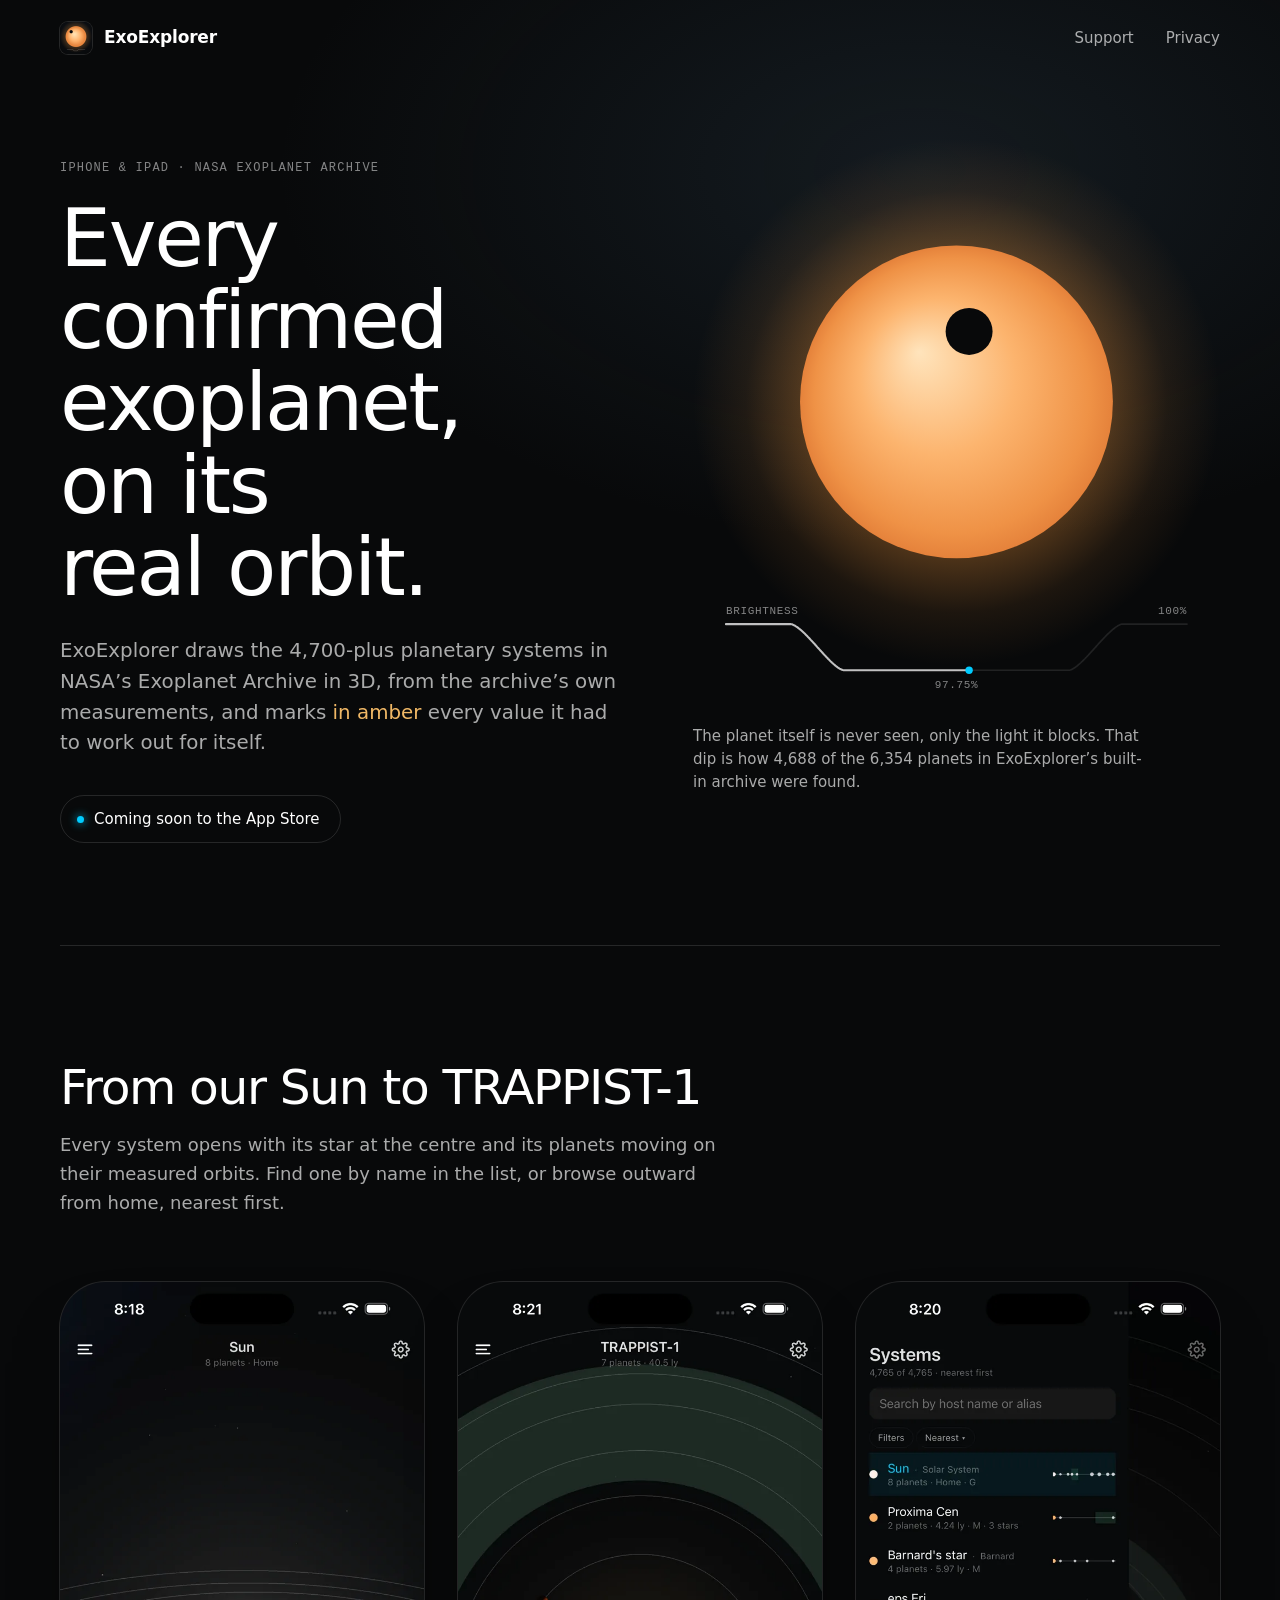
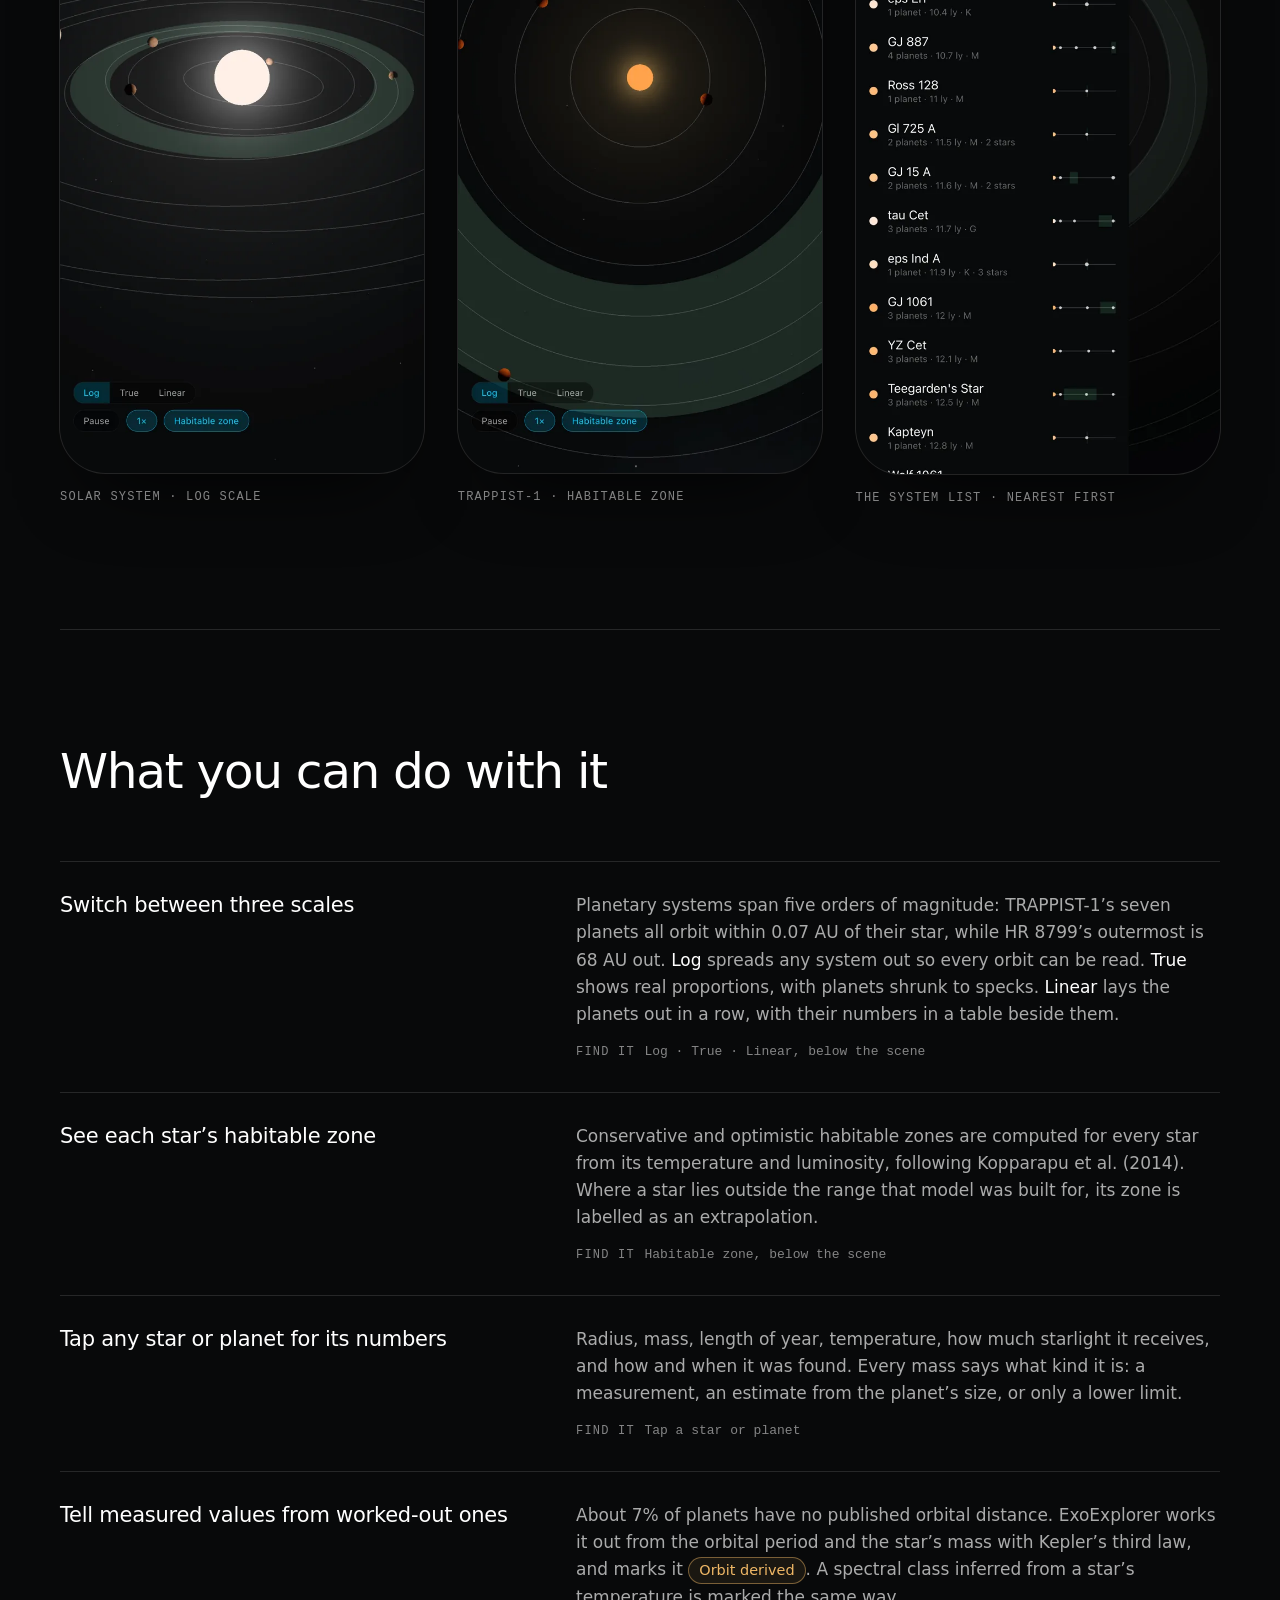
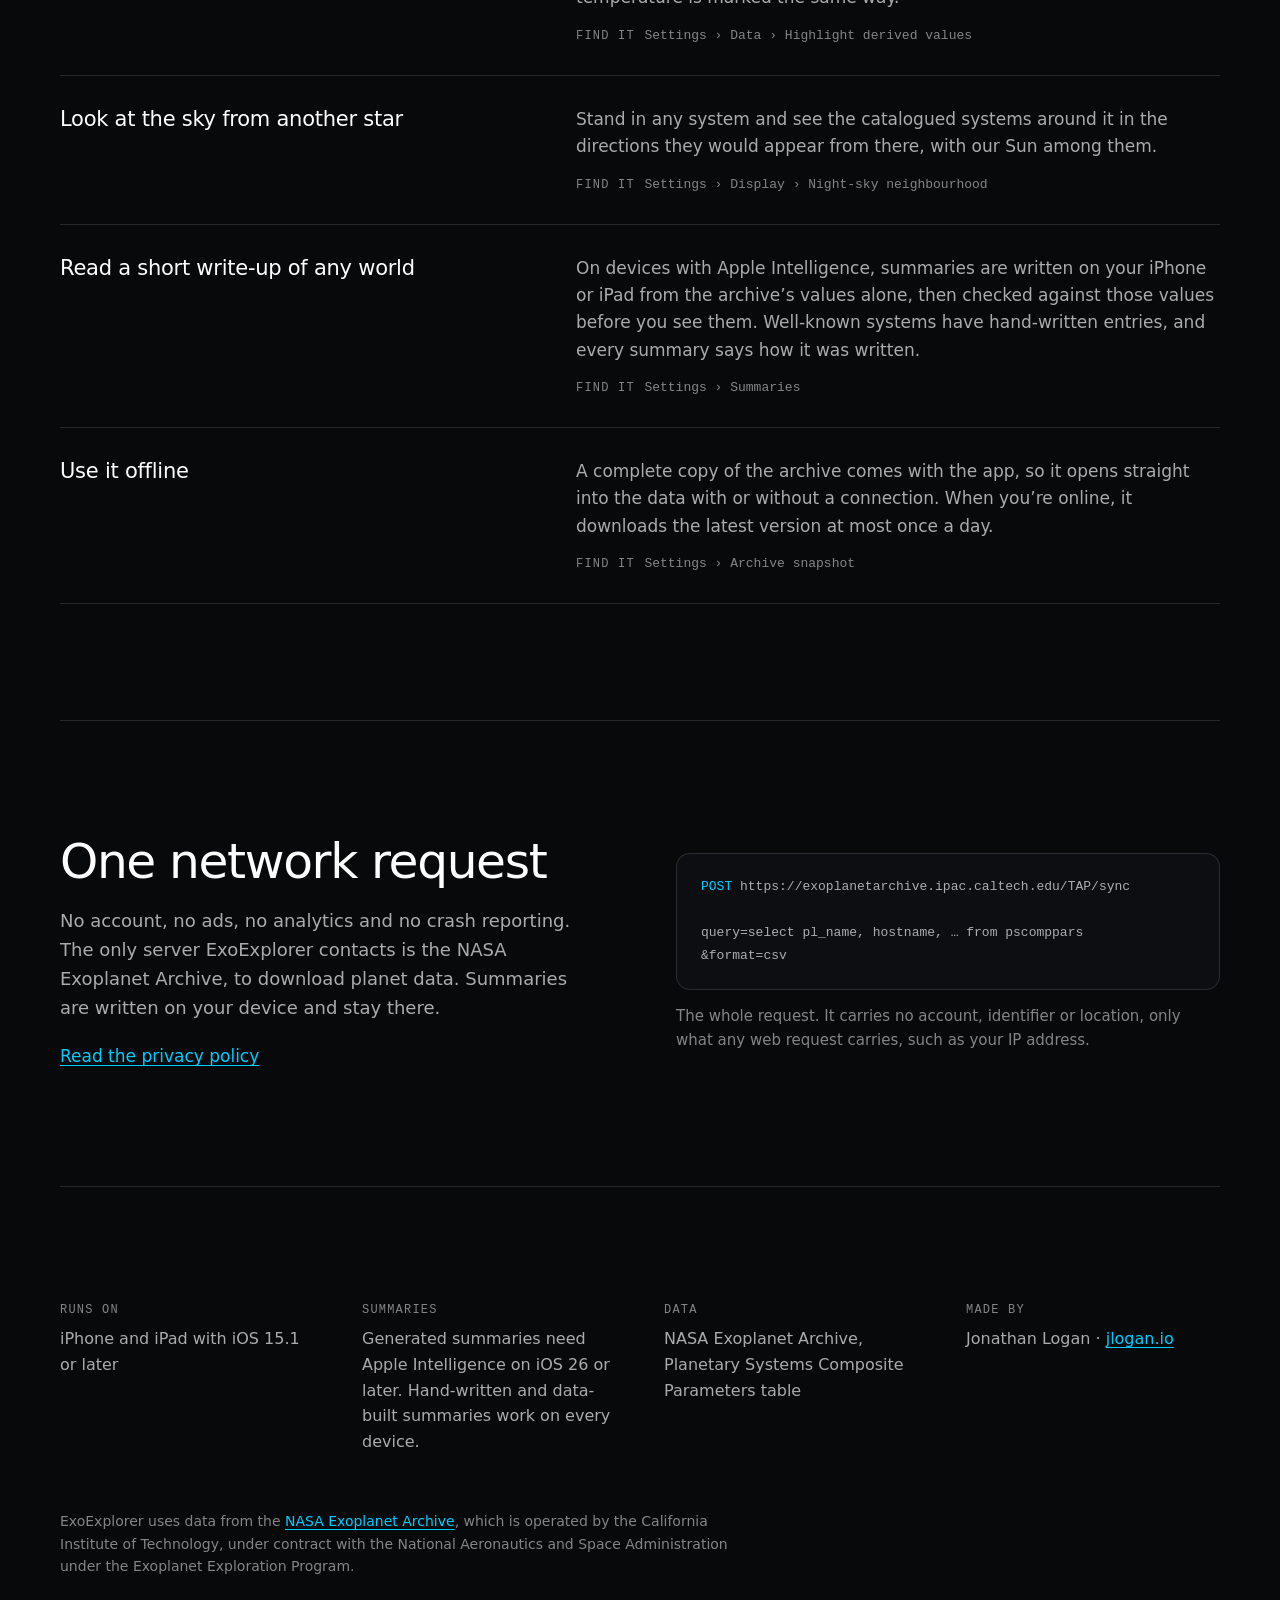
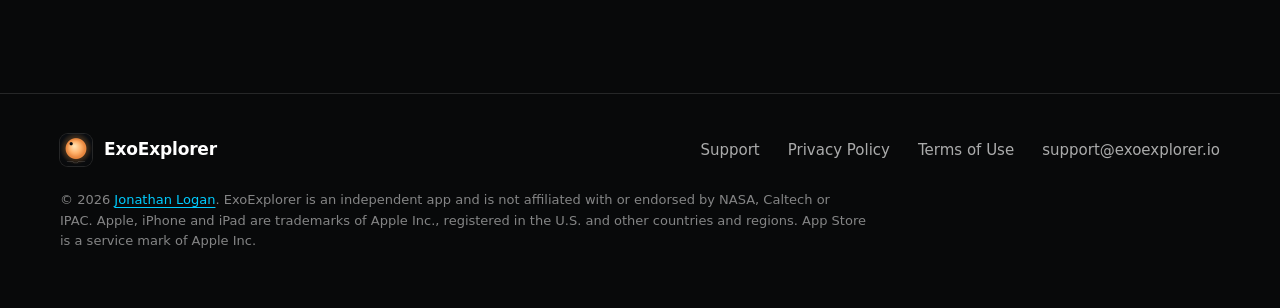
<file: index.html>
<!doctype html>
<html lang="en">
<head>
  <meta charset="utf-8">
  <meta name="viewport" content="width=device-width, initial-scale=1">
  <title>ExoExplorer — every confirmed exoplanet, in 3D</title>
  <meta name="description" content="ExoExplorer draws every planetary system in NASA’s Exoplanet Archive in 3D on iPhone and iPad, on real orbits, and marks every value it had to work out for itself.">
  <link rel="canonical" href="https://exoexplorer.io/">
  <meta name="theme-color" content="#08090a">
  <meta name="color-scheme" content="dark">
  <meta name="apple-itunes-app" content="app-id=6804550234">
  <meta property="og:type" content="website">
  <meta property="og:site_name" content="ExoExplorer">
  <meta property="og:title" content="ExoExplorer — every confirmed exoplanet, in 3D">
  <meta property="og:description" content="Every planetary system in NASA’s Exoplanet Archive, drawn in 3D on real orbits. For iPhone and iPad.">
  <meta property="og:url" content="https://exoexplorer.io/">
  <meta property="og:image" content="https://exoexplorer.io/assets/img/og.png">
  <meta property="og:image:width" content="1200">
  <meta property="og:image:height" content="630">
  <meta name="twitter:card" content="summary_large_image">
  <link rel="icon" href="/assets/img/favicon.png" type="image/png">
  <link rel="apple-touch-icon" href="/assets/img/apple-touch-icon.png">
  <link rel="stylesheet" href="/assets/site.css">
  <script src="/assets/transit.js" defer></script>
</head>
<body>
  <a class="skip" href="#main">Skip to content</a>

  <div class="page-top">
    <header class="wrap site-header">
      <a class="brand" href="/" aria-label="ExoExplorer home">
        <img src="/assets/img/icon-64.png" width="32" height="32" alt="">
        <span>ExoExplorer</span>
      </a>
      <nav class="site-nav" aria-label="Main">
        <a href="/support/">Support</a>
        <a href="/privacy/">Privacy</a>
      </nav>
    </header>

    <main id="main">
      <section class="wrap hero">
        <div>
          <p class="mono-label">iPhone &amp; iPad · NASA Exoplanet Archive</p>
          <h1>Every confirmed exoplanet, on&nbsp;its real&nbsp;orbit.</h1>
          <p class="lede">ExoExplorer draws the 4,700-plus planetary systems in NASA’s Exoplanet Archive in 3D, from the archive’s own measurements, and marks <span class="amber">in amber</span> every value it had to work out for itself.</p>
          <!-- When the app is live, replace this span with:
               <a class="store" href="https://apps.apple.com/app/id6804550234">Download on the App Store</a> -->
          <span class="status">Coming soon to the App Store</span>
        </div>

        <figure class="transit">
          <div class="plot">
            <svg viewBox="0 0 640 620" role="img" aria-labelledby="transit-title" data-transit>
              <title id="transit-title">A dark planet crossing in front of an orange star. The line beneath, tracing the star’s brightness, dips while the planet is in front and recovers once it has passed.</title>
              <defs>
                <radialGradient id="glow">
                  <stop offset="0.55" stop-color="#f0963c" stop-opacity="0.34"/>
                  <stop offset="0.8" stop-color="#f0963c" stop-opacity="0.09"/>
                  <stop offset="1" stop-color="#f0963c" stop-opacity="0"/>
                </radialGradient>
                <radialGradient id="photosphere" cx="0.5" cy="0.5" r="0.5" fx="0.38" fy="0.34">
                  <stop offset="0" stop-color="#ffe4bc"/>
                  <stop offset="0.5" stop-color="#fcb46e"/>
                  <stop offset="0.88" stop-color="#ef9246"/>
                  <stop offset="1" stop-color="#e5823b"/>
                </radialGradient>
                <clipPath id="disc"><circle cx="320" cy="250" r="190"/></clipPath>
                <clipPath id="drawn"><rect data-drawn x="0" y="0" width="640" height="620"/></clipPath>
              </defs>
              <circle cx="320" cy="250" r="320" fill="url(#glow)"/>
              <circle cx="320" cy="250" r="190" fill="url(#photosphere)"/>
              <circle data-planet cx="270" cy="164.5" r="28.5" fill="#08090a" clip-path="url(#disc)"/>
              <path class="curve-ghost" data-ghost d="M40 520.0L119 520.0L120 520.2L121 520.5L122 521.0L123 521.5L124 522.0L125 522.7L126 523.3L127 524.0L128 524.8L129 525.6L130 526.4L131 527.2L132 528.1L133 529.0L134 529.9L135 530.9L136 531.8L137 532.8L138 533.8L139 534.8L140 535.9L141 536.9L142 538.0L143 539.1L144 540.1L145 541.2L146 542.3L147 543.4L148 544.5L149 545.6L150 546.7L151 547.9L152 549.0L153 550.1L154 551.2L155 552.3L156 553.4L157 554.5L158 555.6L159 556.7L160 557.8L161 558.8L162 559.9L163 560.9L164 562.0L165 563.0L166 564.0L167 565.0L168 565.9L169 566.9L170 567.8L171 568.7L172 569.5L173 570.4L174 571.2L175 571.9L176 572.7L177 573.3L178 574.0L179 574.5L180 575.0L181 575.5L182 575.8L183 576.0L457 576.0L458 575.8L459 575.5L460 575.0L461 574.5L462 574.0L463 573.3L464 572.7L465 571.9L466 571.2L467 570.4L468 569.5L469 568.7L470 567.8L471 566.9L472 565.9L473 565.0L474 564.0L475 563.0L476 562.0L477 560.9L478 559.9L479 558.8L480 557.8L481 556.7L482 555.6L483 554.5L484 553.4L485 552.3L486 551.2L487 550.1L488 549.0L489 547.9L490 546.7L491 545.6L492 544.5L493 543.4L494 542.3L495 541.2L496 540.1L497 539.1L498 538.0L499 536.9L500 535.9L501 534.8L502 533.8L503 532.8L504 531.8L505 530.9L506 529.9L507 529.0L508 528.1L509 527.2L510 526.4L511 525.6L512 524.8L513 524.0L514 523.3L515 522.7L516 522.0L517 521.5L518 521.0L519 520.5L520 520.2L521 520.0L600 520.0"/>
              <path class="curve" data-curve clip-path="url(#drawn)" d="M40 520.0L119 520.0L120 520.2L121 520.5L122 521.0L123 521.5L124 522.0L125 522.7L126 523.3L127 524.0L128 524.8L129 525.6L130 526.4L131 527.2L132 528.1L133 529.0L134 529.9L135 530.9L136 531.8L137 532.8L138 533.8L139 534.8L140 535.9L141 536.9L142 538.0L143 539.1L144 540.1L145 541.2L146 542.3L147 543.4L148 544.5L149 545.6L150 546.7L151 547.9L152 549.0L153 550.1L154 551.2L155 552.3L156 553.4L157 554.5L158 555.6L159 556.7L160 557.8L161 558.8L162 559.9L163 560.9L164 562.0L165 563.0L166 564.0L167 565.0L168 565.9L169 566.9L170 567.8L171 568.7L172 569.5L173 570.4L174 571.2L175 571.9L176 572.7L177 573.3L178 574.0L179 574.5L180 575.0L181 575.5L182 575.8L183 576.0L457 576.0L458 575.8L459 575.5L460 575.0L461 574.5L462 574.0L463 573.3L464 572.7L465 571.9L466 571.2L467 570.4L468 569.5L469 568.7L470 567.8L471 566.9L472 565.9L473 565.0L474 564.0L475 563.0L476 562.0L477 560.9L478 559.9L479 558.8L480 557.8L481 556.7L482 555.6L483 554.5L484 553.4L485 552.3L486 551.2L487 550.1L488 549.0L489 547.9L490 546.7L491 545.6L492 544.5L493 543.4L494 542.3L495 541.2L496 540.1L497 539.1L498 538.0L499 536.9L500 535.9L501 534.8L502 533.8L503 532.8L504 531.8L505 530.9L506 529.9L507 529.0L508 528.1L509 527.2L510 526.4L511 525.6L512 524.8L513 524.0L514 523.3L515 522.7L516 522.0L517 521.5L518 521.0L519 520.5L520 520.2L521 520.0L600 520.0"/>
              <circle class="pen" data-pen cx="40" cy="520" r="4.5"/>
            </svg>
            <span class="tick tick-axis" aria-hidden="true">Brightness</span>
            <span class="tick tick-full" aria-hidden="true">100%</span>
            <span class="tick tick-floor" aria-hidden="true">97.75%</span>
          </div>
          <figcaption>The planet itself is never seen, only the light it blocks. That dip is how 4,688 of the 6,354 planets in ExoExplorer’s built-in archive were found.</figcaption>
        </figure>
      </section>
    </main>
  </div>

  <section class="wrap section" aria-labelledby="shots-title">
    <div class="section-head">
      <h2 id="shots-title">From our Sun to TRAPPIST-1</h2>
      <p>Every system opens with its star at the centre and its planets moving on their measured orbits. Find one by name in the list, or browse outward from home, nearest first.</p>
    </div>
    <ul class="shots">
      <li>
        <figure>
          <img src="/assets/img/shot-solar.webp" width="660" height="1434" loading="lazy" alt="ExoExplorer showing the Solar System in 3D: the Sun at the centre, the planets on their orbits, and the Sun’s habitable zone shaded green.">
          <figcaption class="mono-label">Solar System · Log scale</figcaption>
        </figure>
      </li>
      <li>
        <figure>
          <img src="/assets/img/shot-trappist.webp" width="660" height="1434" loading="lazy" alt="TRAPPIST-1 seen from above: the red dwarf at the centre, the orbits of its seven planets, and a wide habitable zone shaded green.">
          <figcaption class="mono-label">TRAPPIST-1 · habitable zone</figcaption>
        </figure>
      </li>
      <li>
        <figure>
          <img src="/assets/img/shot-systems.webp" width="660" height="1434" loading="lazy" alt="The system list sorted nearest first — the Sun, Proxima Cen, Barnard’s star, eps Eri and more — each with a strip showing where its planets and habitable zone lie.">
          <figcaption class="mono-label">The system list · nearest first</figcaption>
        </figure>
      </li>
    </ul>
  </section>

  <section class="wrap section" aria-labelledby="features-title">
    <div class="section-head">
      <h2 id="features-title">What you can do with it</h2>
    </div>
    <ul class="features">
      <li class="feature">
        <h3>Switch between three scales</h3>
        <div>
          <p>Planetary systems span five orders of magnitude: TRAPPIST-1’s seven planets all orbit within 0.07 AU of their star, while HR 8799’s outermost is 68 AU out. <strong>Log</strong> spreads any system out so every orbit can be read. <strong>True</strong> shows real proportions, with planets shrunk to specks. <strong>Linear</strong> lays the planets out in a row, with their numbers in a table beside them.</p>
          <p class="where"><b>Find it</b>Log · True · Linear, below the scene</p>
        </div>
      </li>
      <li class="feature">
        <h3>See each star’s habitable zone</h3>
        <div>
          <p>Conservative and optimistic habitable zones are computed for every star from its temperature and luminosity, following Kopparapu et al. (2014). Where a star lies outside the range that model was built for, its zone is labelled as an extrapolation.</p>
          <p class="where"><b>Find it</b>Habitable zone, below the scene</p>
        </div>
      </li>
      <li class="feature">
        <h3>Tap any star or planet for its numbers</h3>
        <div>
          <p>Radius, mass, length of year, temperature, how much starlight it receives, and how and when it was found. Every mass says what kind it is: a measurement, an estimate from the planet’s size, or only a lower limit.</p>
          <p class="where"><b>Find it</b>Tap a star or planet</p>
        </div>
      </li>
      <li class="feature">
        <h3>Tell measured values from worked-out ones</h3>
        <div>
          <p>About 7% of planets have no published orbital distance. ExoExplorer works it out from the orbital period and the star’s mass with Kepler’s third law, and marks it <span class="badge-derived">Orbit derived</span>. A spectral class inferred from a star’s temperature is marked the same way.</p>
          <p class="where"><b>Find it</b>Settings › Data › Highlight derived values</p>
        </div>
      </li>
      <li class="feature">
        <h3>Look at the sky from another star</h3>
        <div>
          <p>Stand in any system and see the catalogued systems around it in the directions they would appear from there, with our Sun among them.</p>
          <p class="where"><b>Find it</b>Settings › Display › Night-sky neighbourhood</p>
        </div>
      </li>
      <li class="feature">
        <h3>Read a short write-up of any world</h3>
        <div>
          <p>On devices with Apple Intelligence, summaries are written on your iPhone or iPad from the archive’s values alone, then checked against those values before you see them. Well-known systems have hand-written entries, and every summary says how it was written.</p>
          <p class="where"><b>Find it</b>Settings › Summaries</p>
        </div>
      </li>
      <li class="feature">
        <h3>Use it offline</h3>
        <div>
          <p>A complete copy of the archive comes with the app, so it opens straight into the data with or without a connection. When you’re online, it downloads the latest version at most once a day.</p>
          <p class="where"><b>Find it</b>Settings › Archive snapshot</p>
        </div>
      </li>
    </ul>
  </section>

  <section class="wrap section privacy-band" aria-labelledby="privacy-title">
    <div>
      <h2 id="privacy-title">One network request</h2>
      <p>No account, no ads, no analytics and no crash reporting. The only server ExoExplorer contacts is the NASA Exoplanet Archive, to download planet data. Summaries are written on your device and stay there.</p>
      <p><a class="more" href="/privacy/">Read the privacy policy</a></p>
    </div>
    <figure class="request">
      <pre><code><span class="verb">POST</span> https://exoplanetarchive.ipac.caltech.edu/TAP/sync

query=select pl_name, hostname, … from pscomppars
&amp;format=csv</code></pre>
      <figcaption>The whole request. It carries no account, identifier or location, only what any web request carries, such as your IP address.</figcaption>
    </figure>
  </section>

  <section class="wrap section" aria-label="Details">
    <dl class="facts">
      <div>
        <dt class="mono-label">Runs on</dt>
        <dd>iPhone and iPad with iOS 15.1 or later</dd>
      </div>
      <div>
        <dt class="mono-label">Summaries</dt>
        <dd>Generated summaries need Apple Intelligence on iOS 26 or later. Hand-written and data-built summaries work on every device.</dd>
      </div>
      <div>
        <dt class="mono-label">Data</dt>
        <dd>NASA Exoplanet Archive, Planetary Systems Composite Parameters table</dd>
      </div>
      <div>
        <dt class="mono-label">Made by</dt>
        <dd>Jonathan Logan · <a href="https://jlogan.io" rel="author">jlogan.io</a></dd>
      </div>
    </dl>
    <p class="ack">ExoExplorer uses data from the <a href="https://exoplanetarchive.ipac.caltech.edu/">NASA Exoplanet Archive</a>, which is operated by the California Institute of Technology, under contract with the National Aeronautics and Space Administration under the Exoplanet Exploration Program.</p>
  </section>

  <footer class="site-footer">
    <div class="wrap footer-row">
      <a class="brand" href="/" aria-label="ExoExplorer home">
        <img src="/assets/img/icon-64.png" width="32" height="32" alt="">
        <span>ExoExplorer</span>
      </a>
      <nav class="footer-nav" aria-label="Footer">
        <a href="/support/">Support</a>
        <a href="/privacy/">Privacy Policy</a>
        <a href="/terms/">Terms of Use</a>
        <a href="mailto:support@exoexplorer.io">support@exoexplorer.io</a>
      </nav>
    </div>
    <div class="wrap">
      <p class="fine">© 2026 <a href="https://jlogan.io" rel="author">Jonathan Logan</a>. ExoExplorer is an independent app and is not affiliated with or endorsed by NASA, Caltech or IPAC. Apple, iPhone and iPad are trademarks of Apple Inc., registered in the U.S. and other countries and regions. App Store is a service mark of Apple Inc.</p>
    </div>
  </footer>
</body>
</html>
</file>
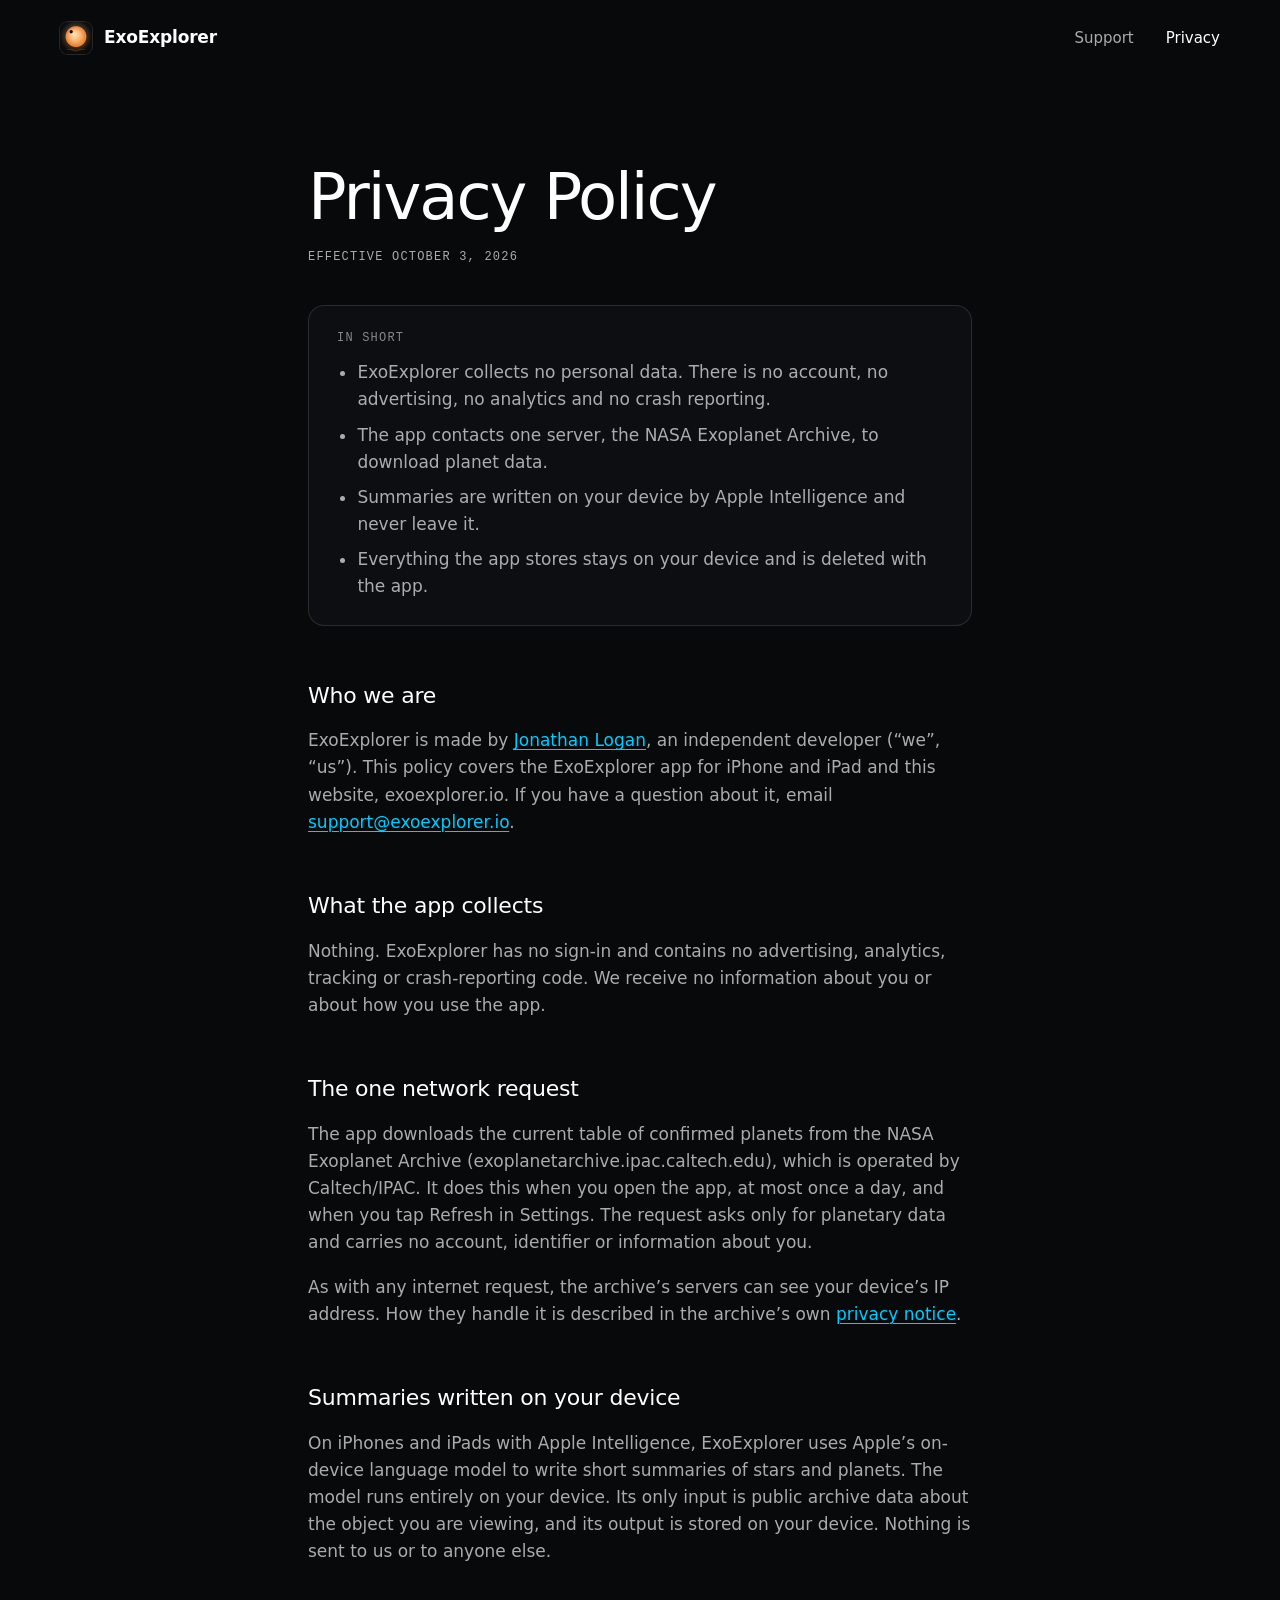
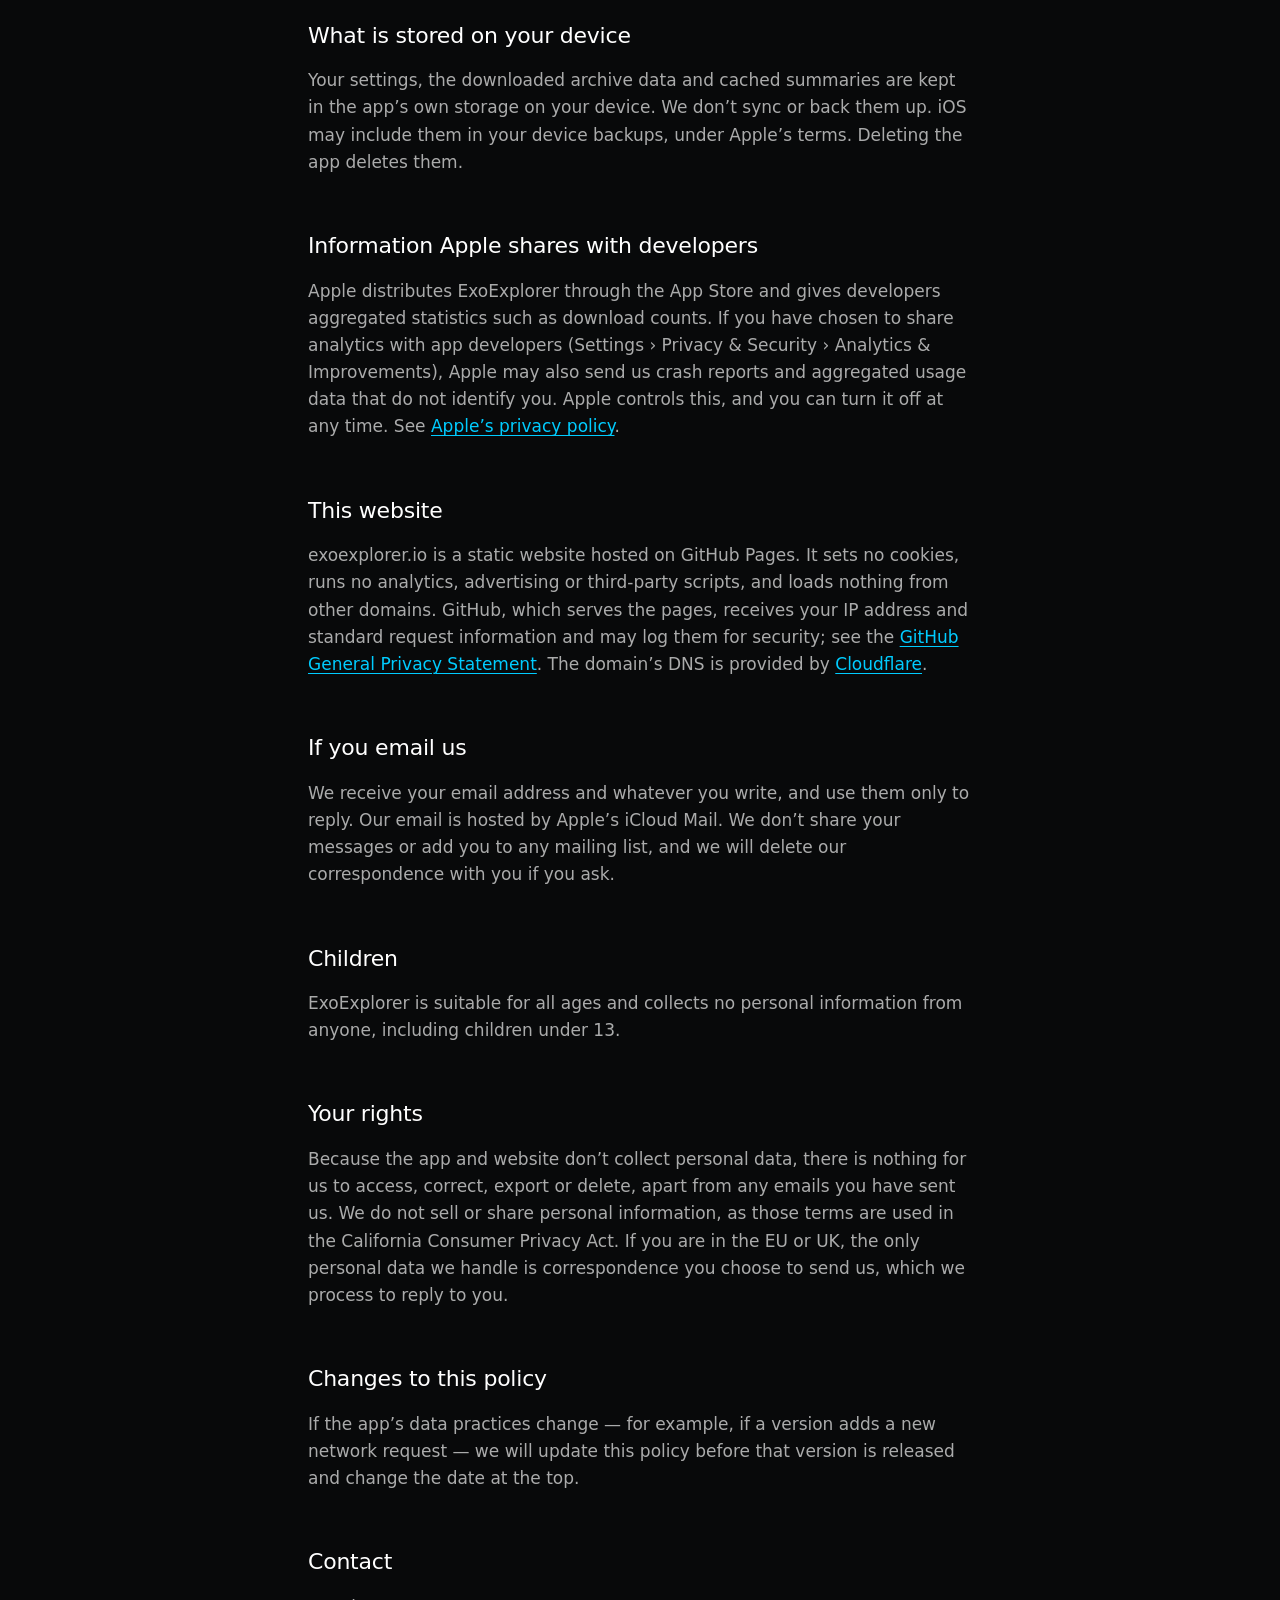
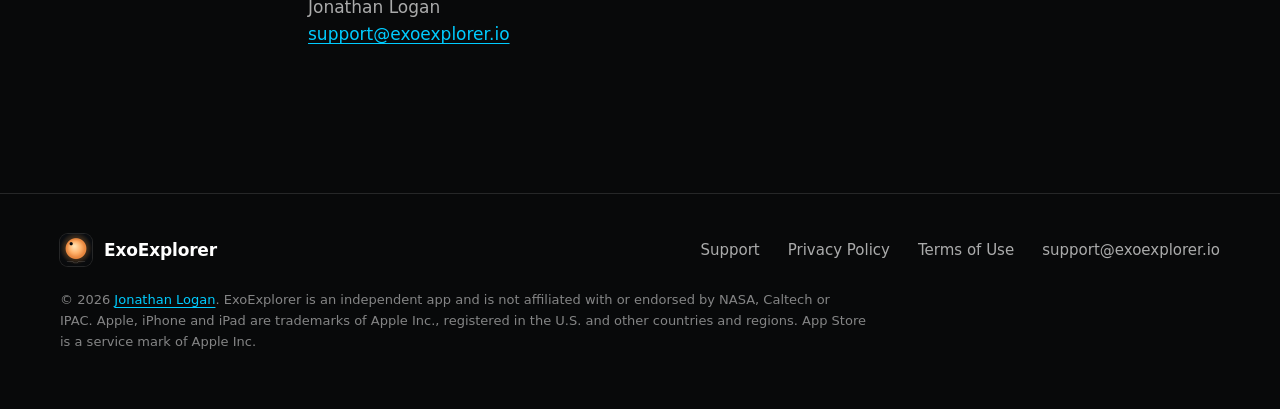
<file: privacy/index.html>
<!doctype html>
<html lang="en">
<head>
  <meta charset="utf-8">
  <meta name="viewport" content="width=device-width, initial-scale=1">
  <title>Privacy Policy — ExoExplorer</title>
  <meta name="description" content="ExoExplorer collects no personal data. It has no account, ads, analytics or crash reporting, and contacts one server: the NASA Exoplanet Archive.">
  <link rel="canonical" href="https://exoexplorer.io/privacy/">
  <meta name="theme-color" content="#08090a">
  <meta name="color-scheme" content="dark">
  <link rel="icon" href="/assets/img/favicon.png" type="image/png">
  <link rel="apple-touch-icon" href="/assets/img/apple-touch-icon.png">
  <link rel="stylesheet" href="/assets/site.css">
</head>
<body>
  <a class="skip" href="#main">Skip to content</a>

  <header class="wrap site-header">
    <a class="brand" href="/" aria-label="ExoExplorer home">
      <img src="/assets/img/icon-64.png" width="32" height="32" alt="">
      <span>ExoExplorer</span>
    </a>
    <nav class="site-nav" aria-label="Main">
      <a href="/support/">Support</a>
      <a href="/privacy/" aria-current="page">Privacy</a>
    </nav>
  </header>

  <main id="main" class="wrap doc">
    <h1>Privacy Policy</h1>
    <p class="meta mono-label">Effective October 3, 2026</p>

    <section class="panel" aria-labelledby="short">
      <h2 id="short">In short</h2>
      <ul>
        <li>ExoExplorer collects no personal data. There is no account, no advertising, no analytics and no crash reporting.</li>
        <li>The app contacts one server, the NASA Exoplanet Archive, to download planet data.</li>
        <li>Summaries are written on your device by Apple Intelligence and never leave it.</li>
        <li>Everything the app stores stays on your device and is deleted with the app.</li>
      </ul>
    </section>

    <h2>Who we are</h2>
    <p>ExoExplorer is made by <a href="https://jlogan.io" rel="author">Jonathan Logan</a>, an independent developer (“we”, “us”). This policy covers the ExoExplorer app for iPhone and iPad and this website, exoexplorer.io. If you have a question about it, email <a href="mailto:support@exoexplorer.io">support@exoexplorer.io</a>.</p>

    <h2>What the app collects</h2>
    <p>Nothing. ExoExplorer has no sign-in and contains no advertising, analytics, tracking or crash-reporting code. We receive no information about you or about how you use the app.</p>

    <h2>The one network request</h2>
    <p>The app downloads the current table of confirmed planets from the NASA Exoplanet Archive (exoplanetarchive.ipac.caltech.edu), which is operated by Caltech/IPAC. It does this when you open the app, at most once a day, and when you tap Refresh in Settings. The request asks only for planetary data and carries no account, identifier or information about you.</p>
    <p>As with any internet request, the archive’s servers can see your device’s IP address. How they handle it is described in the archive’s own <a href="https://exoplanetarchive.ipac.caltech.edu/docs/privacy.html">privacy notice</a>.</p>

    <h2>Summaries written on your device</h2>
    <p>On iPhones and iPads with Apple Intelligence, ExoExplorer uses Apple’s on-device language model to write short summaries of stars and planets. The model runs entirely on your device. Its only input is public archive data about the object you are viewing, and its output is stored on your device. Nothing is sent to us or to anyone else.</p>

    <h2>What is stored on your device</h2>
    <p>Your settings, the downloaded archive data and cached summaries are kept in the app’s own storage on your device. We don’t sync or back them up. iOS may include them in your device backups, under Apple’s terms. Deleting the app deletes them.</p>

    <h2>Information Apple shares with developers</h2>
    <p>Apple distributes ExoExplorer through the App Store and gives developers aggregated statistics such as download counts. If you have chosen to share analytics with app developers (Settings › Privacy &amp; Security › Analytics &amp; Improvements), Apple may also send us crash reports and aggregated usage data that do not identify you. Apple controls this, and you can turn it off at any time. See <a href="https://www.apple.com/legal/privacy/">Apple’s privacy policy</a>.</p>

    <h2>This website</h2>
    <p>exoexplorer.io is a static website hosted on GitHub Pages. It sets no cookies, runs no analytics, advertising or third-party scripts, and loads nothing from other domains. GitHub, which serves the pages, receives your IP address and standard request information and may log them for security; see the <a href="https://docs.github.com/en/site-policy/privacy-policies/github-general-privacy-statement">GitHub General Privacy Statement</a>. The domain’s DNS is provided by <a href="https://www.cloudflare.com/privacypolicy/">Cloudflare</a>.</p>

    <h2>If you email us</h2>
    <p>We receive your email address and whatever you write, and use them only to reply. Our email is hosted by Apple’s iCloud Mail. We don’t share your messages or add you to any mailing list, and we will delete our correspondence with you if you ask.</p>

    <h2>Children</h2>
    <p>ExoExplorer is suitable for all ages and collects no personal information from anyone, including children under 13.</p>

    <h2>Your rights</h2>
    <p>Because the app and website don’t collect personal data, there is nothing for us to access, correct, export or delete, apart from any emails you have sent us. We do not sell or share personal information, as those terms are used in the California Consumer Privacy Act. If you are in the EU or UK, the only personal data we handle is correspondence you choose to send us, which we process to reply to you.</p>

    <h2>Changes to this policy</h2>
    <p>If the app’s data practices change — for example, if a version adds a new network request — we will update this policy before that version is released and change the date at the top.</p>

    <h2>Contact</h2>
    <p>Jonathan Logan<br><a href="mailto:support@exoexplorer.io">support@exoexplorer.io</a></p>
  </main>

  <footer class="site-footer">
    <div class="wrap footer-row">
      <a class="brand" href="/" aria-label="ExoExplorer home">
        <img src="/assets/img/icon-64.png" width="32" height="32" alt="">
        <span>ExoExplorer</span>
      </a>
      <nav class="footer-nav" aria-label="Footer">
        <a href="/support/">Support</a>
        <a href="/privacy/">Privacy Policy</a>
        <a href="/terms/">Terms of Use</a>
        <a href="mailto:support@exoexplorer.io">support@exoexplorer.io</a>
      </nav>
    </div>
    <div class="wrap">
      <p class="fine">© 2026 <a href="https://jlogan.io" rel="author">Jonathan Logan</a>. ExoExplorer is an independent app and is not affiliated with or endorsed by NASA, Caltech or IPAC. Apple, iPhone and iPad are trademarks of Apple Inc., registered in the U.S. and other countries and regions. App Store is a service mark of Apple Inc.</p>
    </div>
  </footer>
</body>
</html>
</file>
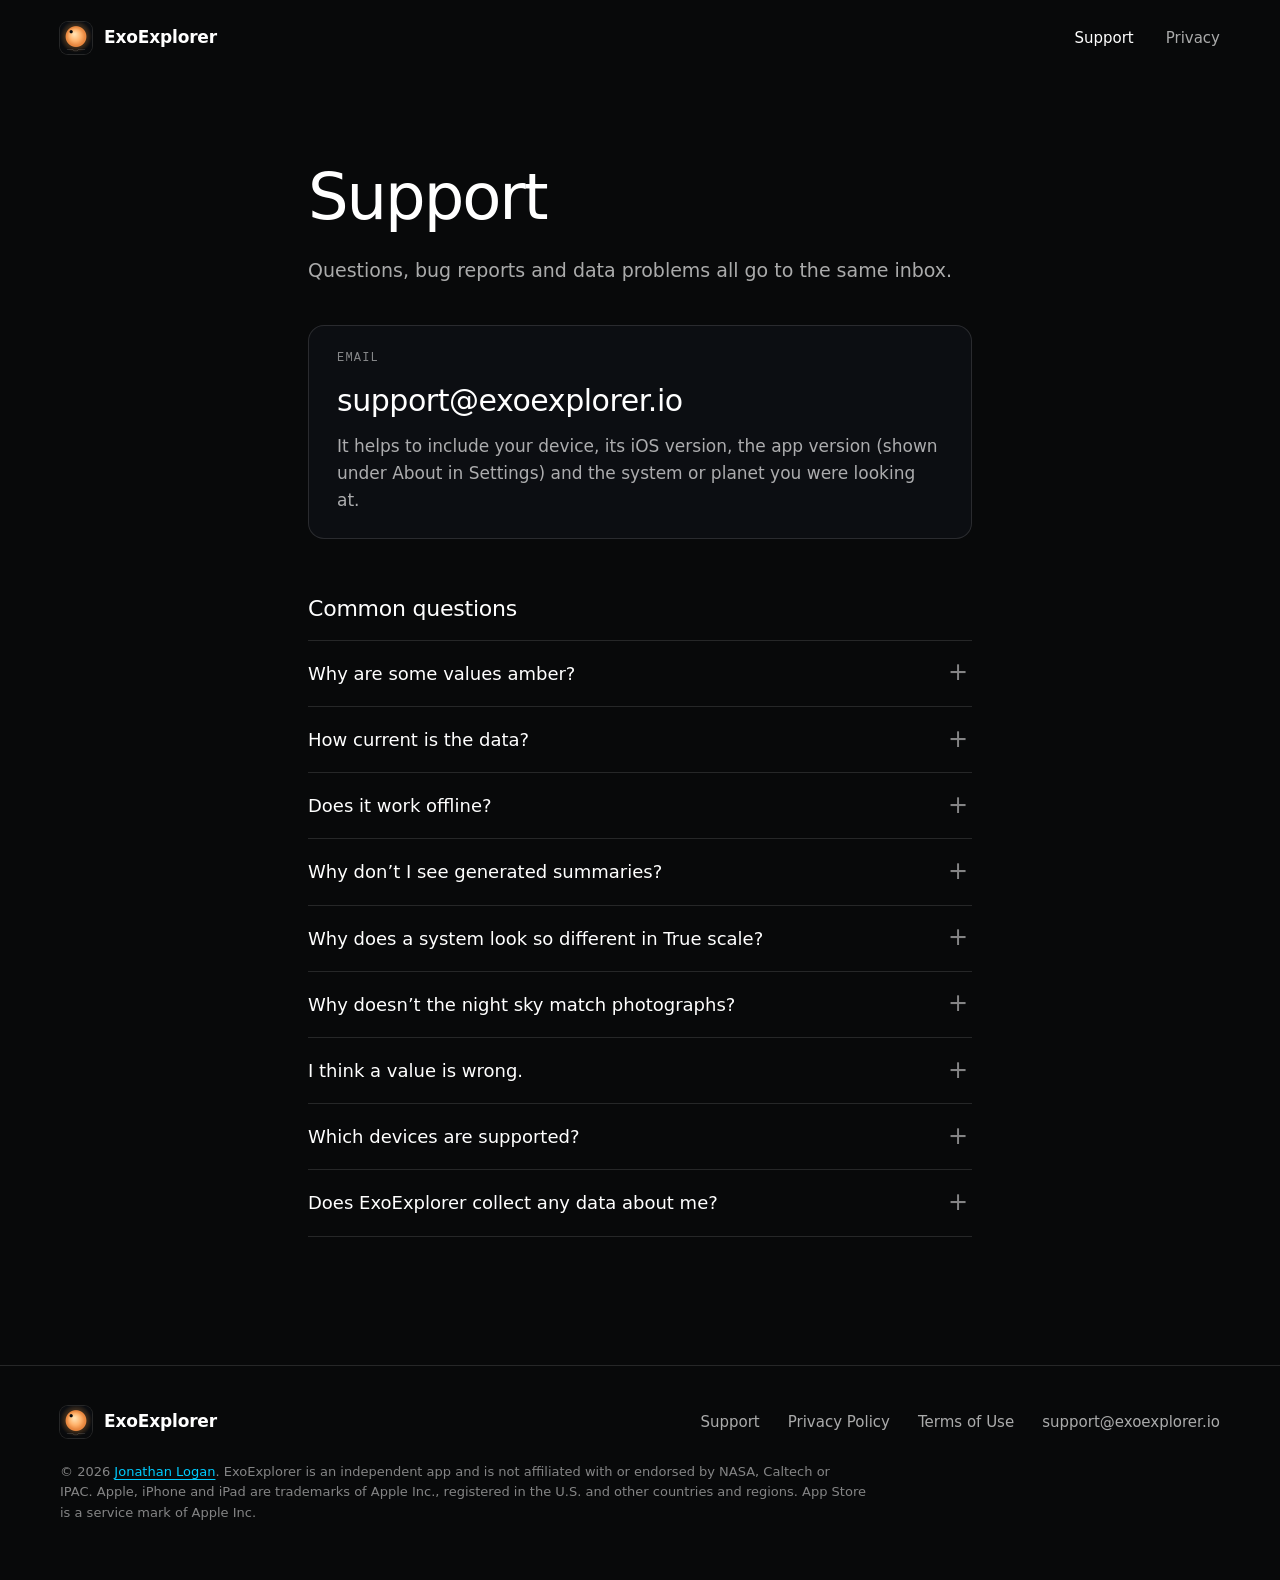
<file: support/index.html>
<!doctype html>
<html lang="en">
<head>
  <meta charset="utf-8">
  <meta name="viewport" content="width=device-width, initial-scale=1">
  <title>Support — ExoExplorer</title>
  <meta name="description" content="Get help with ExoExplorer: contact support, report a bug or a data problem, and answers to common questions.">
  <link rel="canonical" href="https://exoexplorer.io/support/">
  <meta name="theme-color" content="#08090a">
  <meta name="color-scheme" content="dark">
  <link rel="icon" href="/assets/img/favicon.png" type="image/png">
  <link rel="apple-touch-icon" href="/assets/img/apple-touch-icon.png">
  <link rel="stylesheet" href="/assets/site.css">
</head>
<body>
  <a class="skip" href="#main">Skip to content</a>

  <header class="wrap site-header">
    <a class="brand" href="/" aria-label="ExoExplorer home">
      <img src="/assets/img/icon-64.png" width="32" height="32" alt="">
      <span>ExoExplorer</span>
    </a>
    <nav class="site-nav" aria-label="Main">
      <a href="/support/" aria-current="page">Support</a>
      <a href="/privacy/">Privacy</a>
    </nav>
  </header>

  <main id="main" class="wrap doc">
    <h1>Support</h1>
    <p class="intro">Questions, bug reports and data problems all go to the same inbox.</p>

    <section class="panel" aria-labelledby="contact">
      <h2 id="contact">Email</h2>
      <a class="email" href="mailto:support@exoexplorer.io">support@exoexplorer.io</a>
      <p>It helps to include your device, its iOS version, the app version (shown under About in Settings) and the system or planet you were looking at.</p>
    </section>

    <h2>Common questions</h2>
    <div class="faq">
      <details>
        <summary>Why are some values amber?</summary>
        <p>Amber marks a value the app worked out rather than one the archive published: for example, an orbital distance recovered from the planet’s period with Kepler’s third law, or a spectral class inferred from a star’s temperature. You can turn the highlight off in Settings › Data › Highlight derived values.</p>
      </details>
      <details>
        <summary>How current is the data?</summary>
        <p>ExoExplorer comes with a complete copy of the NASA Exoplanet Archive. When you’re online, it downloads the latest version at most once a day when you open the app. To check for an update now, open Settings and tap Refresh next to Archive snapshot.</p>
      </details>
      <details>
        <summary>Does it work offline?</summary>
        <p>Yes. Everything except downloading newer data works without a connection.</p>
      </details>
      <details>
        <summary>Why don’t I see generated summaries?</summary>
        <p>Generated summaries need Apple Intelligence, which requires iOS 26 or later on a supported iPhone or iPad with Apple Intelligence turned on. Without it, ExoExplorer shows a summary built directly from the data, and well-known systems have hand-written entries on every device. You can switch generated summaries off in Settings › Summaries.</p>
      </details>
      <details>
        <summary>Why does a system look so different in True scale?</summary>
        <p>True scale shows real distances and sizes, so planets shrink to specks and close-in orbits crowd together. Log scale, the default, compresses distances so every orbit stays visible. Linear lays the planets out in a row beside their numbers.</p>
      </details>
      <details>
        <summary>Why doesn’t the night sky match photographs?</summary>
        <p>Faint stars are drawn brighter than they appear, and warmer in colour, or most of a system’s neighbours would be invisible on a phone screen. Positions are today’s, without the stars’ slow drift over time, and the nebula is decorative.</p>
      </details>
      <details>
        <summary>I think a value is wrong.</summary>
        <p>ExoExplorer shows the archive’s values as published. Email us with the planet or star’s name and what you expected; we’ll check whether the value comes from the archive or from the app’s own calculation. Corrections to the archive itself are made by the <a href="https://exoplanetarchive.ipac.caltech.edu/">NASA Exoplanet Archive</a>.</p>
      </details>
      <details>
        <summary>Which devices are supported?</summary>
        <p>iPhone and iPad with iOS 15.1 or later.</p>
      </details>
      <details>
        <summary>Does ExoExplorer collect any data about me?</summary>
        <p>No. It has no account, analytics or crash reporting, and it only contacts the NASA Exoplanet Archive to download planet data. The <a href="/privacy/">privacy policy</a> has the details.</p>
      </details>
    </div>
  </main>

  <footer class="site-footer">
    <div class="wrap footer-row">
      <a class="brand" href="/" aria-label="ExoExplorer home">
        <img src="/assets/img/icon-64.png" width="32" height="32" alt="">
        <span>ExoExplorer</span>
      </a>
      <nav class="footer-nav" aria-label="Footer">
        <a href="/support/">Support</a>
        <a href="/privacy/">Privacy Policy</a>
        <a href="/terms/">Terms of Use</a>
        <a href="mailto:support@exoexplorer.io">support@exoexplorer.io</a>
      </nav>
    </div>
    <div class="wrap">
      <p class="fine">© 2026 <a href="https://jlogan.io" rel="author">Jonathan Logan</a>. ExoExplorer is an independent app and is not affiliated with or endorsed by NASA, Caltech or IPAC. Apple, iPhone and iPad are trademarks of Apple Inc., registered in the U.S. and other countries and regions. App Store is a service mark of Apple Inc.</p>
    </div>
  </footer>
</body>
</html>
</file>
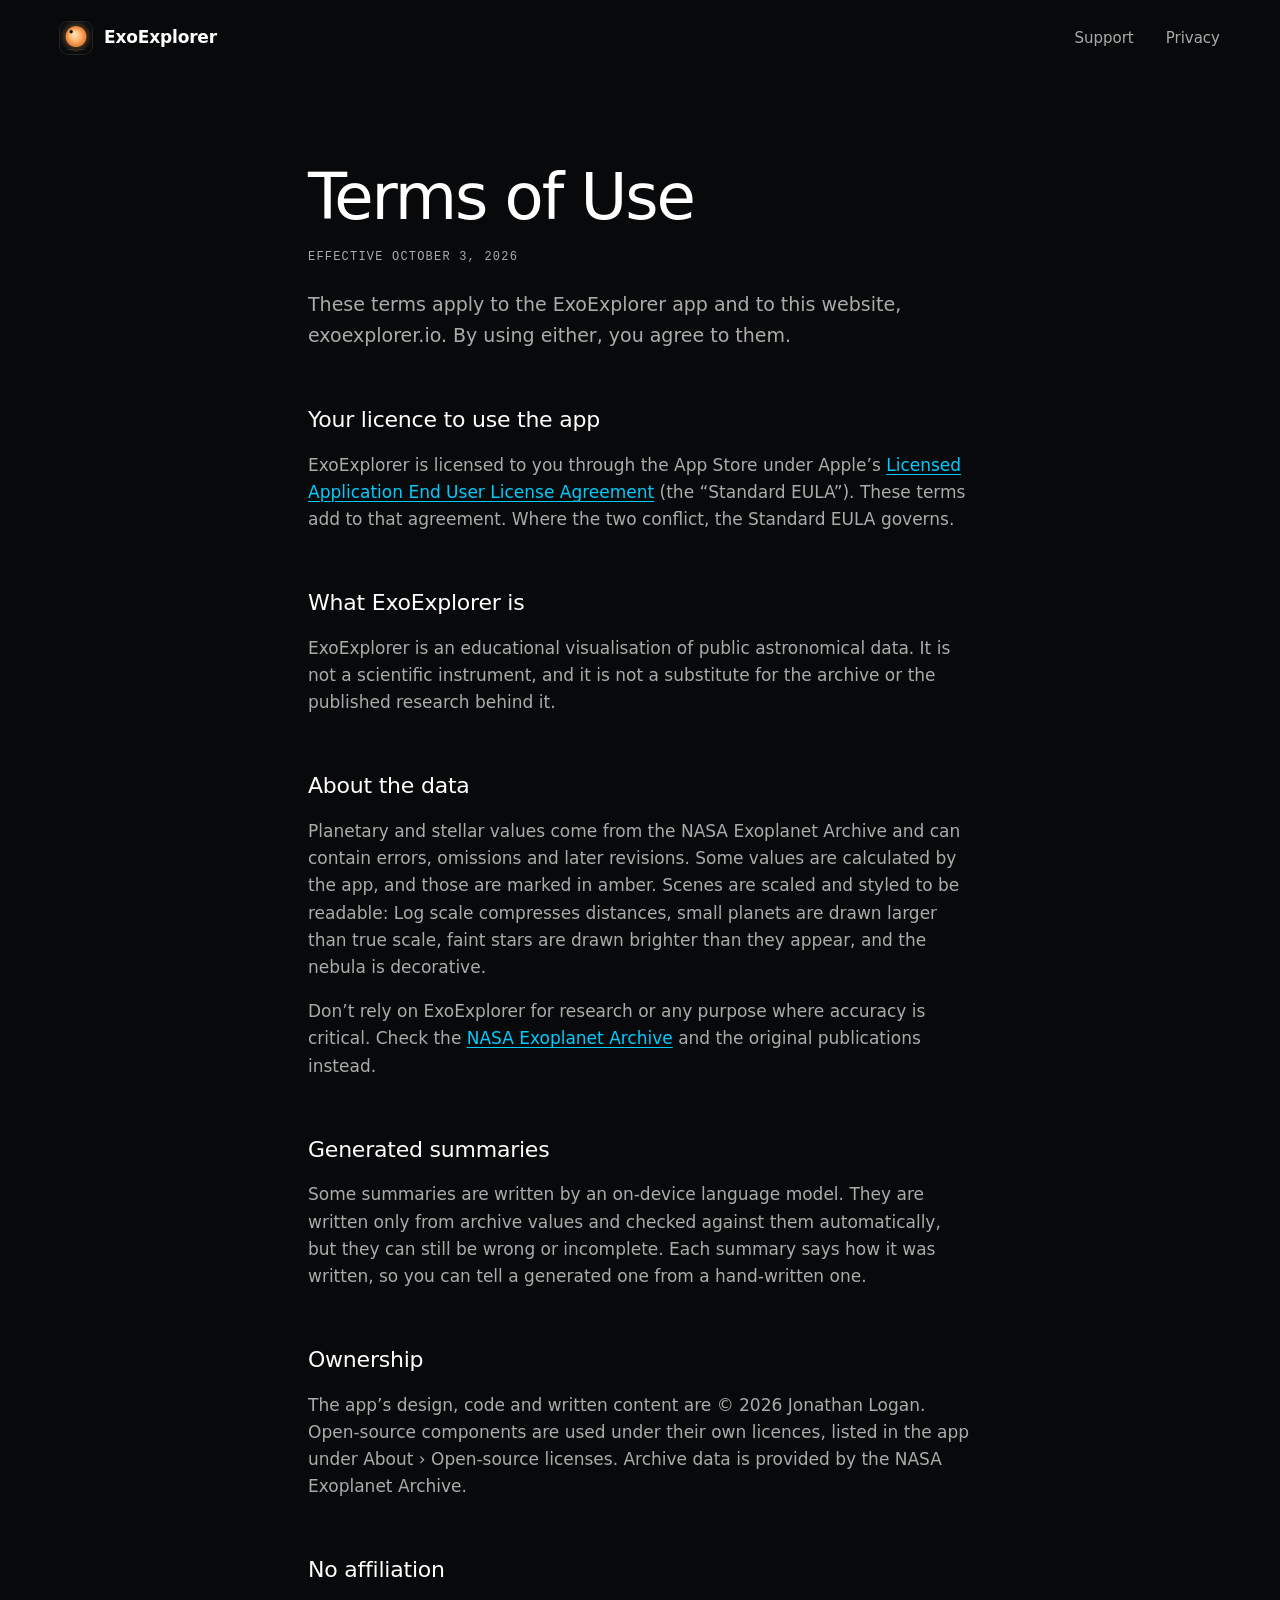
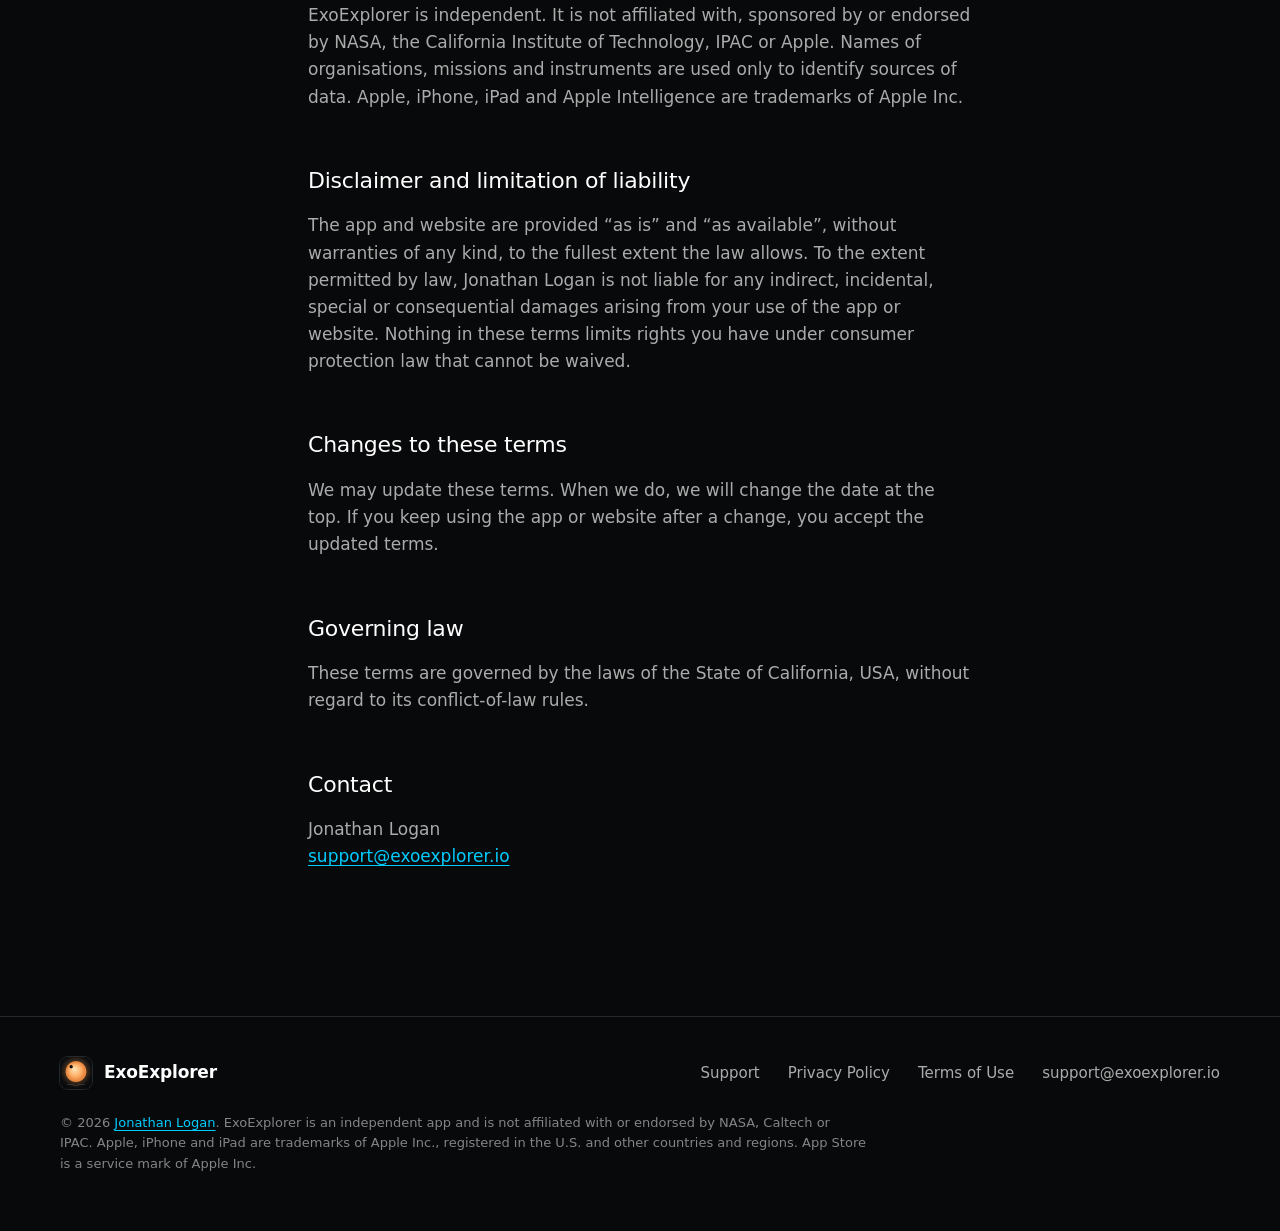
<file: terms/index.html>
<!doctype html>
<html lang="en">
<head>
  <meta charset="utf-8">
  <meta name="viewport" content="width=device-width, initial-scale=1">
  <title>Terms of Use — ExoExplorer</title>
  <meta name="description" content="The terms that apply to the ExoExplorer app and the exoexplorer.io website.">
  <link rel="canonical" href="https://exoexplorer.io/terms/">
  <meta name="theme-color" content="#08090a">
  <meta name="color-scheme" content="dark">
  <link rel="icon" href="/assets/img/favicon.png" type="image/png">
  <link rel="apple-touch-icon" href="/assets/img/apple-touch-icon.png">
  <link rel="stylesheet" href="/assets/site.css">
</head>
<body>
  <a class="skip" href="#main">Skip to content</a>

  <header class="wrap site-header">
    <a class="brand" href="/" aria-label="ExoExplorer home">
      <img src="/assets/img/icon-64.png" width="32" height="32" alt="">
      <span>ExoExplorer</span>
    </a>
    <nav class="site-nav" aria-label="Main">
      <a href="/support/">Support</a>
      <a href="/privacy/">Privacy</a>
    </nav>
  </header>

  <main id="main" class="wrap doc">
    <h1>Terms of Use</h1>
    <p class="meta mono-label">Effective October 3, 2026</p>

    <p class="intro">These terms apply to the ExoExplorer app and to this website, exoexplorer.io. By using either, you agree to them.</p>

    <h2>Your licence to use the app</h2>
    <p>ExoExplorer is licensed to you through the App Store under Apple’s <a href="https://www.apple.com/legal/internet-services/itunes/dev/stdeula/">Licensed Application End User License Agreement</a> (the “Standard EULA”). These terms add to that agreement. Where the two conflict, the Standard EULA governs.</p>

    <h2>What ExoExplorer is</h2>
    <p>ExoExplorer is an educational visualisation of public astronomical data. It is not a scientific instrument, and it is not a substitute for the archive or the published research behind it.</p>

    <h2>About the data</h2>
    <p>Planetary and stellar values come from the NASA Exoplanet Archive and can contain errors, omissions and later revisions. Some values are calculated by the app, and those are marked in amber. Scenes are scaled and styled to be readable: Log scale compresses distances, small planets are drawn larger than true scale, faint stars are drawn brighter than they appear, and the nebula is decorative.</p>
    <p>Don’t rely on ExoExplorer for research or any purpose where accuracy is critical. Check the <a href="https://exoplanetarchive.ipac.caltech.edu/">NASA Exoplanet Archive</a> and the original publications instead.</p>

    <h2>Generated summaries</h2>
    <p>Some summaries are written by an on-device language model. They are written only from archive values and checked against them automatically, but they can still be wrong or incomplete. Each summary says how it was written, so you can tell a generated one from a hand-written one.</p>

    <h2>Ownership</h2>
    <p>The app’s design, code and written content are © 2026 Jonathan Logan. Open-source components are used under their own licences, listed in the app under About › Open-source licenses. Archive data is provided by the NASA Exoplanet Archive.</p>

    <h2>No affiliation</h2>
    <p>ExoExplorer is independent. It is not affiliated with, sponsored by or endorsed by NASA, the California Institute of Technology, IPAC or Apple. Names of organisations, missions and instruments are used only to identify sources of data. Apple, iPhone, iPad and Apple Intelligence are trademarks of Apple Inc.</p>

    <h2>Disclaimer and limitation of liability</h2>
    <p>The app and website are provided “as is” and “as available”, without warranties of any kind, to the fullest extent the law allows. To the extent permitted by law, Jonathan Logan is not liable for any indirect, incidental, special or consequential damages arising from your use of the app or website. Nothing in these terms limits rights you have under consumer protection law that cannot be waived.</p>

    <h2>Changes to these terms</h2>
    <p>We may update these terms. When we do, we will change the date at the top. If you keep using the app or website after a change, you accept the updated terms.</p>

    <h2>Governing law</h2>
    <p>These terms are governed by the laws of the State of California, USA, without regard to its conflict-of-law rules.</p>

    <h2>Contact</h2>
    <p>Jonathan Logan<br><a href="mailto:support@exoexplorer.io">support@exoexplorer.io</a></p>
  </main>

  <footer class="site-footer">
    <div class="wrap footer-row">
      <a class="brand" href="/" aria-label="ExoExplorer home">
        <img src="/assets/img/icon-64.png" width="32" height="32" alt="">
        <span>ExoExplorer</span>
      </a>
      <nav class="footer-nav" aria-label="Footer">
        <a href="/support/">Support</a>
        <a href="/privacy/">Privacy Policy</a>
        <a href="/terms/">Terms of Use</a>
        <a href="mailto:support@exoexplorer.io">support@exoexplorer.io</a>
      </nav>
    </div>
    <div class="wrap">
      <p class="fine">© 2026 <a href="https://jlogan.io" rel="author">Jonathan Logan</a>. ExoExplorer is an independent app and is not affiliated with or endorsed by NASA, Caltech or IPAC. Apple, iPhone and iPad are trademarks of Apple Inc., registered in the U.S. and other countries and regions. App Store is a service mark of Apple Inc.</p>
    </div>
  </footer>
</body>
</html>
</file>
<file: assets/site.css>
/*
 * exoexplorer.io
 *
 * The app's own palette and type, carried over rather than reinterpreted: one hairline weight, one
 * accent colour, amber reserved for values that were worked out rather than measured. System
 * fonts only — the app is set in them, and loading nothing from other domains is part of what the
 * privacy policy promises about this site.
 */

:root {
  --space: #08090a;
  --panel: #0c0e12;
  --ink: #ffffff;
  --ink-2: rgba(255, 255, 255, 0.66);
  --ink-3: rgba(255, 255, 255, 0.5);
  --hair: rgba(255, 255, 255, 0.12);
  --accent: #00ccff;
  --derived: #f0b866;

  --sans: system-ui, -apple-system, BlinkMacSystemFont, "Segoe UI", Roboto, "Helvetica Neue", Arial, sans-serif;
  --mono: ui-monospace, "SF Mono", SFMono-Regular, Menlo, Consolas, "Liberation Mono", monospace;

  --gutter: clamp(20px, 5vw, 48px);
  color-scheme: dark;
}

*,
*::before,
*::after {
  box-sizing: border-box;
}

html {
  -webkit-text-size-adjust: 100%;
  text-size-adjust: 100%;
}

body {
  margin: 0;
  background: var(--space);
  color: var(--ink);
  font: 400 17px/1.6 var(--sans);
  -webkit-font-smoothing: antialiased;
  -moz-osx-font-smoothing: grayscale;
  overflow-x: hidden;
}

img,
svg {
  max-width: 100%;
}

a {
  color: var(--accent);
  text-decoration-thickness: 1px;
  text-underline-offset: 3px;
}

:focus-visible {
  outline: 2px solid var(--accent);
  outline-offset: 3px;
  border-radius: 4px;
}

.wrap {
  width: 100%;
  max-width: calc(1160px + 2 * var(--gutter));
  margin-inline: auto;
  padding-inline: var(--gutter);
}

.skip {
  position: absolute;
  left: 12px;
  top: -48px;
  padding: 8px 14px;
  background: var(--panel);
  color: var(--ink);
  border: 1px solid var(--hair);
  border-radius: 8px;
  z-index: 10;
}

.skip:focus {
  top: 12px;
}

.mono-label {
  font: 500 12px/1.4 var(--mono);
  letter-spacing: 0.1em;
  text-transform: uppercase;
  color: var(--ink-3);
}

/* ---------------------------------------------------------------- header */

.page-top {
  /* The app's nebula wash, much fainter: atmosphere behind the hero, gone by the first rule. */
  background:
    radial-gradient(ellipse 70% 55% at 72% 18%, rgba(67, 97, 120, 0.2), transparent 72%),
    var(--space);
}

.site-header {
  display: flex;
  align-items: center;
  justify-content: space-between;
  gap: 24px;
  min-height: 76px;
}

.brand {
  display: inline-flex;
  align-items: center;
  gap: 12px;
  color: var(--ink);
  text-decoration: none;
  font-weight: 600;
  font-size: 17px;
  letter-spacing: -0.01em;
}

.brand img {
  width: 32px;
  height: 32px;
  border-radius: 8px;
  box-shadow: 0 0 0 1px var(--hair);
}

.site-nav {
  display: flex;
  gap: clamp(18px, 3vw, 32px);
}

.site-nav a,
.footer-nav a {
  color: var(--ink-2);
  text-decoration: none;
  font-size: 15px;
}

.site-nav a:hover,
.footer-nav a:hover,
.site-nav a[aria-current="page"] {
  color: var(--ink);
}

/* ------------------------------------------------------------------ hero */

.hero {
  display: grid;
  grid-template-columns: minmax(0, 1fr);
  gap: 48px 64px;
  align-items: center;
  padding-block: clamp(28px, 6vw, 72px) clamp(56px, 8vw, 112px);
}

@media (min-width: 960px) {
  .hero {
    grid-template-columns: minmax(0, 1.08fr) minmax(0, 1fr);
  }
}

.hero h1 {
  margin: 20px 0 0;
  font-weight: 300;
  font-size: clamp(44px, 6.3vw, 84px);
  line-height: 1.02;
  letter-spacing: -0.028em;
  text-wrap: balance;
}

.lede {
  margin: 28px 0 36px;
  max-width: 31em;
  font-size: clamp(18px, 1.55vw, 21px);
  line-height: 1.55;
  color: var(--ink-2);
  text-wrap: pretty;
}

.amber {
  color: var(--derived);
}

/* Not a button: there is nothing to press until the app is live. README says how to swap it. */
.status {
  display: inline-flex;
  align-items: center;
  gap: 10px;
  padding: 11px 20px 11px 16px;
  border: 1px solid var(--hair);
  border-radius: 999px;
  font-size: 15px;
  color: var(--ink);
}

.status::before {
  content: "";
  width: 7px;
  height: 7px;
  border-radius: 50%;
  background: var(--accent);
  box-shadow: 0 0 10px var(--accent);
}

.store {
  display: inline-flex;
  align-items: center;
  padding: 12px 22px;
  border-radius: 999px;
  background: var(--ink);
  color: var(--space);
  font-size: 15px;
  font-weight: 600;
  text-decoration: none;
}

.store:hover {
  background: var(--accent);
}

/* ---------------------------------------------------------------- transit */

.transit {
  margin: 0;
}

.plot {
  position: relative;
}

.plot svg {
  display: block;
  width: 100%;
  height: auto;
  /* The star's glow reaches past the viewBox; let it fade out instead of stopping at an edge. */
  overflow: visible;
}

.curve-ghost,
.curve {
  fill: none;
  stroke-linejoin: round;
  stroke-linecap: round;
}

.curve-ghost {
  stroke: rgba(255, 255, 255, 0.1);
  stroke-width: 2;
}

.curve {
  stroke: rgba(255, 255, 255, 0.72);
  stroke-width: 2.5;
}

.pen {
  fill: var(--accent);
  opacity: 0;
}

/* Tick labels sit in HTML over the SVG so they stay legible at phone widths, positioned in the
   SVG's own coordinates as percentages of its 640 × 620 viewBox. */
.tick {
  position: absolute;
  font: 500 11px/1 var(--mono);
  letter-spacing: 0.06em;
  color: var(--ink-3);
  white-space: nowrap;
}

.tick-axis {
  left: 6.25%;
  top: 83.87%;
  transform: translateY(-170%);
  text-transform: uppercase;
}

.tick-full {
  right: 6.25%;
  top: 83.87%;
  transform: translateY(-170%);
}

.tick-floor {
  left: 50%;
  top: 92.9%;
  transform: translate(-50%, 9px);
}

.transit figcaption {
  margin: 18px 0 0;
  max-width: 30em;
  font-size: 15px;
  line-height: 1.55;
  color: var(--ink-2);
}

/* --------------------------------------------------------------- sections */

.section {
  position: relative;
  padding-block: clamp(64px, 9vw, 120px);
}

/* The rule spans the content, not the gutters, so it lines up with the feature list's rules. */
.section::before {
  content: "";
  position: absolute;
  top: 0;
  left: var(--gutter);
  right: var(--gutter);
  border-top: 1px solid var(--hair);
}

.section h2 {
  margin: 0;
  font-weight: 300;
  font-size: clamp(32px, 3.8vw, 50px);
  line-height: 1.08;
  letter-spacing: -0.028em;
  text-wrap: balance;
}

.section-head {
  max-width: 40em;
  margin-bottom: clamp(36px, 5vw, 64px);
}

.section-head p {
  margin: 18px 0 0;
  font-size: 18px;
  color: var(--ink-2);
}

/* ------------------------------------------------------------ screenshots */

/* On phones the row scrolls sideways and bleeds to the screen edges, so the next screenshot peeks
   in from the edge of the screen instead of being cut off at the page margin. */
.shots {
  display: grid;
  grid-auto-flow: column;
  grid-auto-columns: 62%;
  gap: clamp(16px, 2.6vw, 36px);
  margin: 0 calc(-1 * var(--gutter));
  padding: 0 var(--gutter) 8px;
  scroll-padding-inline: var(--gutter);
  list-style: none;
  overflow-x: auto;
  scroll-snap-type: x mandatory;
  scrollbar-width: none;
}

.shots::-webkit-scrollbar {
  display: none;
}

@media (min-width: 760px) {
  .shots {
    grid-auto-columns: minmax(0, 1fr);
    margin-inline: 0;
    padding-inline: 0;
    overflow: visible;
  }
}

.shots figure {
  margin: 0;
  scroll-snap-align: start;
}

.shots img {
  display: block;
  width: 100%;
  height: auto;
  /* An iPhone screen's corner, as a share of its width and height. */
  border-radius: 12.5% / 5.75%;
  background: #000;
  box-shadow: 0 0 0 1px var(--hair), 0 40px 80px -40px rgba(0, 0, 0, 0.9);
}

.shots figcaption {
  margin-top: 16px;
}

/* --------------------------------------------------------------- features */

.features {
  margin: 0;
  padding: 0;
  list-style: none;
}

.feature {
  display: grid;
  grid-template-columns: minmax(0, 1fr);
  gap: 12px 56px;
  padding-block: 30px;
  border-top: 1px solid var(--hair);
}

.feature:last-child {
  border-bottom: 1px solid var(--hair);
}

@media (min-width: 860px) {
  .feature {
    grid-template-columns: minmax(0, 5fr) minmax(0, 7fr);
  }
}

.feature h3 {
  margin: 0;
  font-size: 21px;
  font-weight: 500;
  line-height: 1.3;
  letter-spacing: -0.012em;
}

.feature p {
  margin: 0;
  color: var(--ink-2);
}

.feature strong {
  color: var(--ink);
  font-weight: 500;
}

.feature .where {
  margin-top: 14px;
  font: 400 13px/1.5 var(--mono);
  color: var(--ink-3);
}

.where b {
  margin-right: 0.8em;
  font-weight: 500;
  font-size: 12px;
  letter-spacing: 0.1em;
  text-transform: uppercase;
}

/* The app's own "derived" badge, verbatim. */
.badge-derived {
  display: inline-block;
  padding: 1px 10px;
  border: 1px solid rgba(240, 184, 102, 0.45);
  border-radius: 999px;
  background: rgba(240, 184, 102, 0.08);
  color: var(--derived);
  font-size: 0.85em;
  white-space: nowrap;
}

/* ---------------------------------------------------------------- privacy */

/* minmax(0, 1fr), not the default auto track: the request's long URL line would otherwise widen
   the column past the screen instead of scrolling inside its own box. */
.privacy-band {
  display: grid;
  grid-template-columns: minmax(0, 1fr);
  gap: 40px 72px;
}

@media (min-width: 900px) {
  .privacy-band {
    grid-template-columns: minmax(0, 1fr) minmax(0, 1fr);
    align-items: center;
  }
}

.privacy-band p {
  margin: 20px 0 0;
  font-size: 18px;
  color: var(--ink-2);
  max-width: 30em;
}

.request {
  margin: 0;
}

.request pre {
  margin: 0;
  padding: 22px 24px;
  overflow-x: auto;
  border: 1px solid var(--hair);
  border-radius: 14px;
  background: var(--panel);
  font: 400 13px/1.75 var(--mono);
  color: var(--ink-2);
}

.request .verb {
  color: var(--accent);
}

.request figcaption {
  margin-top: 14px;
  font-size: 15px;
  color: var(--ink-3);
}

.more {
  font-size: 17px;
}

/* ---------------------------------------------------------------- details */

.facts {
  display: grid;
  grid-template-columns: repeat(auto-fit, minmax(230px, 1fr));
  gap: 32px 48px;
  margin: 0;
}

.facts dt {
  margin-bottom: 8px;
}

.facts dd {
  margin: 0;
  color: var(--ink-2);
  font-size: 16px;
}

.ack {
  margin: clamp(40px, 5vw, 56px) 0 0;
  max-width: 48em;
  font-size: 14px;
  color: var(--ink-3);
}

/* ----------------------------------------------------------------- footer */

.site-footer {
  border-top: 1px solid var(--hair);
  padding-block: 40px 56px;
}

.footer-row {
  display: flex;
  flex-wrap: wrap;
  align-items: center;
  justify-content: space-between;
  gap: 20px 40px;
}

.footer-nav {
  display: flex;
  flex-wrap: wrap;
  gap: 12px 28px;
}

.fine {
  margin: 24px 0 0;
  max-width: 62em;
  font-size: 13px;
  line-height: 1.6;
  color: var(--ink-3);
}

/* ----------------------------------------------------- policies & support */

.doc {
  max-width: 760px;
  padding-block: clamp(36px, 7vw, 88px) clamp(72px, 10vw, 128px);
}

.doc h1 {
  margin: 0;
  font-weight: 300;
  font-size: clamp(40px, 5.6vw, 64px);
  line-height: 1.04;
  letter-spacing: -0.032em;
}

.doc .meta {
  margin: 18px 0 0;
}

.doc .intro {
  margin: 24px 0 0;
  font-size: 19px;
  color: var(--ink-2);
}

.doc h2 {
  margin: 56px 0 12px;
  font-size: 22px;
  font-weight: 500;
  line-height: 1.3;
  letter-spacing: -0.01em;
}

.doc p,
.doc li {
  color: var(--ink-2);
}

.doc ul {
  padding-left: 1.2em;
}

.doc li + li {
  margin-top: 8px;
}

.doc strong {
  color: var(--ink);
  font-weight: 500;
}

.doc .panel {
  margin-top: 40px;
  padding: 24px 28px;
  border: 1px solid var(--hair);
  border-radius: 16px;
  background: var(--panel);
}

.doc .panel h2 {
  margin: 0 0 4px;
  font: 500 12px/1.4 var(--mono);
  letter-spacing: 0.1em;
  text-transform: uppercase;
  color: var(--ink-3);
}

.doc .panel ul {
  margin: 12px 0 0;
}

.doc .panel p {
  margin: 8px 0 0;
}

.email {
  display: inline-block;
  margin-top: 6px;
  font-size: clamp(22px, 3.2vw, 30px);
  font-weight: 300;
  letter-spacing: -0.015em;
  color: var(--ink);
  text-decoration: none;
  word-break: break-word;
}

.email:hover {
  color: var(--accent);
}

.faq {
  margin-top: 16px;
}

.faq details {
  border-top: 1px solid var(--hair);
}

.faq details:last-of-type {
  border-bottom: 1px solid var(--hair);
}

.faq summary {
  position: relative;
  padding: 20px 40px 20px 0;
  list-style: none;
  cursor: pointer;
  font-size: 18px;
  font-weight: 500;
  line-height: 1.4;
}

.faq summary::-webkit-details-marker {
  display: none;
}

.faq summary::after {
  content: "+";
  position: absolute;
  right: 4px;
  top: 50%;
  transform: translateY(-50%);
  font-size: 24px;
  font-weight: 300;
  color: var(--ink-3);
}

.faq details[open] summary::after {
  content: "\2212";
}

.faq details p {
  margin: 0 0 22px;
}

@media (prefers-reduced-motion: no-preference) {
  html {
    scroll-behavior: smooth;
  }
}
</file>
